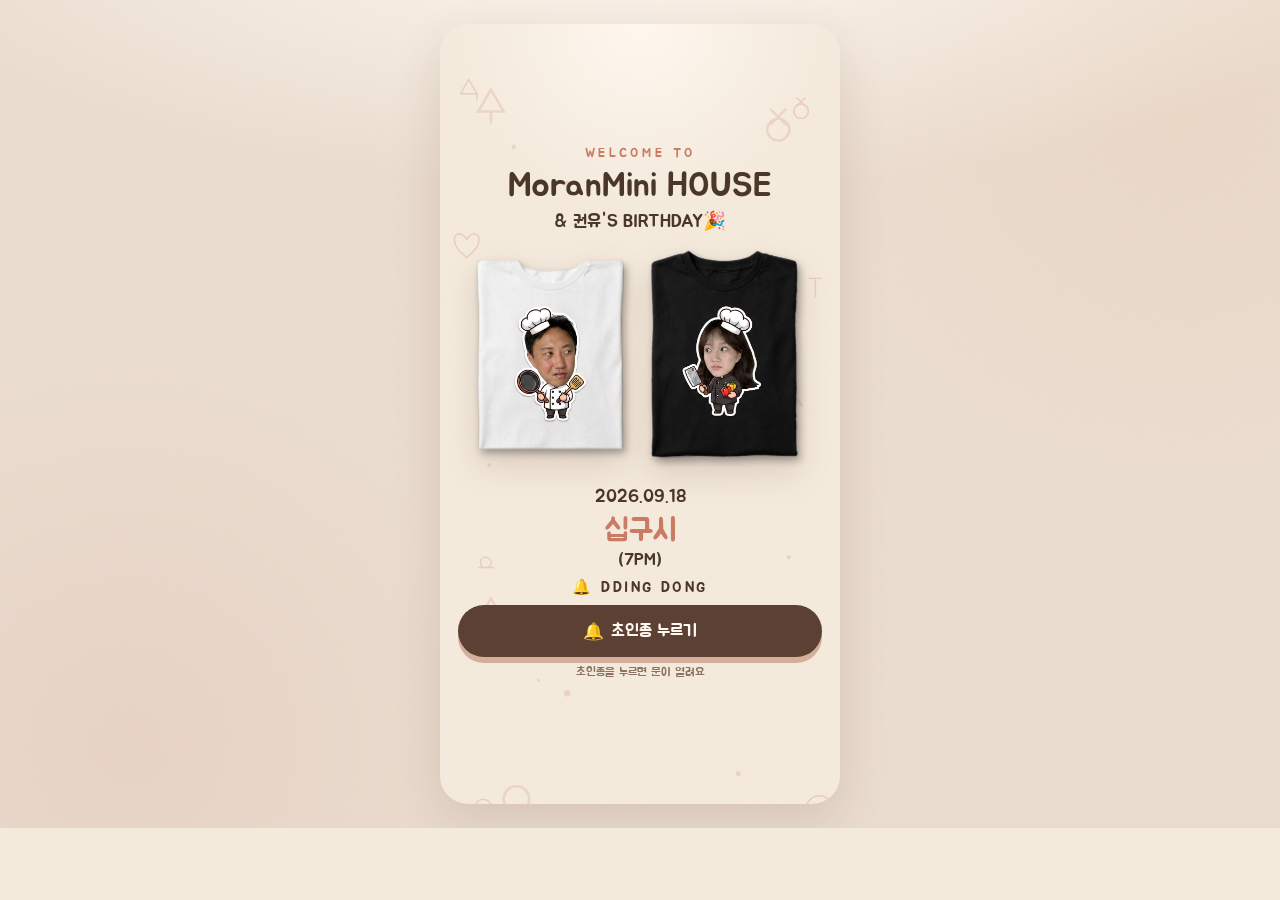
<file: housewarming/index.html>
<!DOCTYPE html>
<html lang="ko">
<head>
  <meta charset="utf-8" />
  <meta name="viewport" content="width=device-width, initial-scale=1, viewport-fit=cover" />
  <meta name="theme-color" content="#f4eadc" />
  <meta name="color-scheme" content="light" />
  <meta name="apple-mobile-web-app-capable" content="yes" />
  <meta name="apple-mobile-web-app-status-bar-style" content="default" />
  <meta name="apple-mobile-web-app-title" content="MoranMini HOUSE" />
  <meta name="application-name" content="MoranMini HOUSE" />
  <meta name="description" content="MoranMini HOUSE 집들이 2026.09.18 십구시 (7PM)" />
  <meta property="og:title" content="MoranMini HOUSE 집들이 초대" />
  <meta property="og:description" content="2026.09.18 · 십구시 (7PM) · 울산 동구 안산로 50" />
  <meta property="og:site_name" content="MoranMini HOUSE" />
  <meta property="og:type" content="website" />
  <meta property="og:locale" content="ko_KR" />
  <meta property="og:image" content="assets/tshirt-1.png" />
  <meta name="twitter:card" content="summary" />
  <meta name="twitter:title" content="MoranMini HOUSE 집들이 초대" />
  <meta name="twitter:description" content="2026.09.18 · 십구시 (7PM) · 울산 동구 안산로 50" />
  <meta name="twitter:image" content="assets/tshirt-1.png" />
  <link rel="icon" href="assets/door-before.png" type="image/png" />
  <link rel="apple-touch-icon" href="assets/door-before.png" />
  <title>MoranMini HOUSE</title>
  <link rel="preconnect" href="https://fonts.googleapis.com" />
  <link rel="preconnect" href="https://fonts.gstatic.com" crossorigin />
  <link href="https://fonts.googleapis.com/css2?family=Jua&display=swap" rel="stylesheet" />
  <link rel="stylesheet" href="css/styles.css" />
  <script src="js/config.js"></script>
</head>
<body data-view="main">
  <div class="phone">
    <div class="paper-doodles" aria-hidden="true">
      <svg class="doodle-sheet" viewBox="0 0 390 844" preserveAspectRatio="xMidYMin slice">
        <g fill="none" stroke="#c97b63" stroke-width="1.4" stroke-linecap="round" opacity="0.28">
          <path d="M28 54 l8 14 h-16 z" />
          <path d="M36 68 v6" />
          <path d="M352 78 a7 7 0 1 0 0.1 0" />
          <path d="M348 72 l8 8 M356 72 l-8 8" />
          <path d="M26 210 c4 -7 12 -7 12 0 c0 8 -6 12 -12 18 c-6 -6 -12 -10 -12 -18 c0 -7 8 -7 12 0" />
          <path d="M366 248 v18 M360 248 h12" />
          <path d="M44 520 c8 0 8 10 0 10 c-6 0 -6 -10 0 -10 M38 530 h14" />
          <path d="M42 780 m0 -8 a8 8 0 1 1 0.1 0" />
          <path d="M34 780 h16" />
          <path d="M358 760 c6 -10 18 -10 24 0" />
          <path d="M370 760 v14" />
        </g>
        <g fill="#c97b63" opacity="0.22">
          <circle cx="72" cy="120" r="2.2" />
          <circle cx="318" cy="148" r="1.6" />
          <circle cx="48" cy="430" r="1.8" />
          <circle cx="340" cy="520" r="2" />
          <circle cx="96" cy="640" r="1.5" />
        </g>
      </svg>
    </div>

    <div class="ring-overlay" id="ringOverlay" hidden>
      <p class="dingdong display" id="dingdongText" aria-live="assertive">딩동—</p>
    </div>

    <section class="screen screen--fit" data-screen="main" aria-label="환영">
      <header class="hero-copy">
        <p class="eyebrow display">WELCOME TO</p>
        <h1 class="brand display">MoranMini HOUSE</h1>
        <p class="birthday-line display">&amp; 권유'S BIRTHDAY🎉</p>
      </header>

      <div class="tshirts">
        <figure class="tshirt tshirt--a">
          <img data-asset="tshirt1" width="522" height="721" alt="하얀 티셔츠 welcome to moran mini house" decoding="async" fetchpriority="high" />
        </figure>
        <figure class="tshirt tshirt--b">
          <img data-asset="tshirt2" width="522" height="715" alt="검정 티셔츠 welcome to moran mini house" decoding="async" fetchpriority="high" />
        </figure>
      </div>

      <div class="when">
        <p class="when-date display" data-field="date">2026.09.18</p>
        <div class="time-joke" aria-label="오후 7시">
          <p class="time-result display" data-field="timeResult">십구시</p>
          <p class="time-pm display" data-field="timePm">(7PM)</p>
        </div>
      </div>

      <div class="cta-wrap">
        <p class="ding-label display">🔔 DDING DONG</p>
        <button type="button" class="bell-cta" id="bellBtn" aria-describedby="bellHint">
          <span class="bell-icon" aria-hidden="true">🔔</span>
          <span>초인종 누르기</span>
        </button>
        <p class="hint" id="bellHint">초인종을 누르면 문이 열려요</p>
      </div>
    </section>

    <section class="screen screen--fit" data-screen="door" hidden aria-label="문 앞">
      <p class="eyebrow display">DDING DONG</p>
      <h2 class="door-title display">문이 열리기 직전</h2>
      <button type="button" class="door-hit" id="doorHit" aria-label="문을 열어 초대장 보기">
        <div class="door-stage" id="doorStage">
          <div class="door-glow" aria-hidden="true"></div>
          <img data-asset="doorBefore" width="251" height="232" alt="손그림 집 DDING DONG" decoding="async" />
        </div>
      </button>
      <p class="hint" id="doorHint">문을 여는 중이에요</p>
    </section>

    <section class="screen screen--invite" data-screen="invite" hidden aria-label="초대장">
      <div class="invite-scroll">
        <section class="block block-hero reveal" data-block="hero">
          <p class="eyebrow display">WELCOME TO</p>
          <h1 class="brand display" tabindex="-1" id="inviteTitle">MoranMini HOUSE</h1>
          <p class="birthday-line display">&amp; 권유'S BIRTHDAY🎉</p>
          <figure class="invite-house">
            <img data-asset="doorBefore" width="251" height="232" alt="DDING DONG 집 일러스트" decoding="async" loading="lazy" />
          </figure>
        </section>

        <section class="block block-letter reveal" data-block="letter">
          <p class="section-kicker display">INVITATION</p>
          <p class="invite-lead display" id="letterLead">우리 집에 놀러 와요</p>
          <p class="invite-body" id="letterBody">작지만 행복만은 큰집으로<br />초대합니다<br />편한 차림으로 오면 돼요</p>
        </section>

        <p class="interlude reveal" data-interlude="0"><strong class="display">으악</strong>벌써 집들이 날이에요</p>

        <section class="block block-when reveal" data-block="when">
          <p class="section-kicker display">DATE &amp; TIME</p>
          <p class="when-full display" data-field="dateTimeLine">2026.09.18 (금) 7PM</p>
          <p class="countdown reveal" id="countdownText" aria-live="off"></p>
          <time id="whenIso" datetime="2026-09-18T19:00" hidden></time>
        </section>

        <section class="block block-menu reveal" data-block="menu">
          <p class="menu-title display">TODAY'S MENU 🍽️</p>
          <p class="hint menu-hint">(체크해주세요)</p>
          <div class="menu-board" id="menuList"></div>
        </section>

        <section class="block block-rsvp reveal" data-block="rsvp">
          <p class="section-kicker display">RSVP 💌</p>
          <h2 class="rsvp-ask display" id="rsvpPrompt">오실 건가요?</h2>
          <div class="rsvp-row" role="group" aria-label="참석 여부">
            <button type="button" class="rsvp-btn" data-rsvp="yes-1">네</button>
            <button type="button" class="rsvp-btn" data-rsvp="yes-2">네</button>
            <button type="button" class="rsvp-btn" data-rsvp="yes-3">네</button>
          </div>
          <p class="rsvp-status" id="rsvpStatus" aria-live="polite" hidden></p>
        </section>

        <section class="block block-place reveal" data-block="place">
          <p class="section-kicker display">PLACE 📍</p>
          <p class="address" id="addressText">울산광역시 동구 안산로 50<br />동부아파트 113동 1403호</p>
          <button type="button" class="ghost-btn" id="copyAddrBtn">주소 복사</button>
        </section>

        <section class="block block-map reveal" data-block="map">
          <p class="section-kicker display">MAP</p>
          <p class="map-lead">길 찾기</p>
          <div class="map-row">
            <a class="map-btn" id="kakaoMap" target="_blank" rel="noopener noreferrer">카카오맵</a>
            <a class="map-btn" id="naverMap" target="_blank" rel="noopener noreferrer">네이버지도</a>
            <a class="map-btn" id="googleMap" target="_blank" rel="noopener noreferrer">구글맵</a>
          </div>
        </section>

        <section class="block block-info reveal" data-block="info">
          <p class="section-kicker display">HOUSE INFO 🏠</p>
          <ul class="notes" id="houseInfoList"></ul>
        </section>

        <section class="block block-end reveal" data-block="closing">
          <p class="closing-title display" id="closingTitle">우리 집에서 만나요👋</p>
          <p class="end-sign display" id="closingSign">MoranMini HOUSE</p>
          <p class="end-date" data-field="date">2026.08.30</p>
        </section>
      </div>
    </section>
  </div>

  <div class="toast" id="toast" role="status" aria-live="polite" hidden></div>
  <button type="button" class="music-toggle" id="musicBtn" hidden aria-pressed="false" aria-label="배경음악 켜기">
    <span aria-hidden="true">🔇</span>
  </button>
  <div class="menu-pop" id="menuPop" hidden>
    <div class="menu-pop-card" role="dialog" aria-modal="true" aria-labelledby="menuPopText">
      <p class="menu-pop-text" id="menuPopText">그냥 주는 대로 먹어~😁</p>
      <button type="button" class="menu-pop-ok" id="menuPopOk">확인</button>
    </div>
  </div>
  <script src="js/app.js" defer></script>
</body>
</html>
</file>
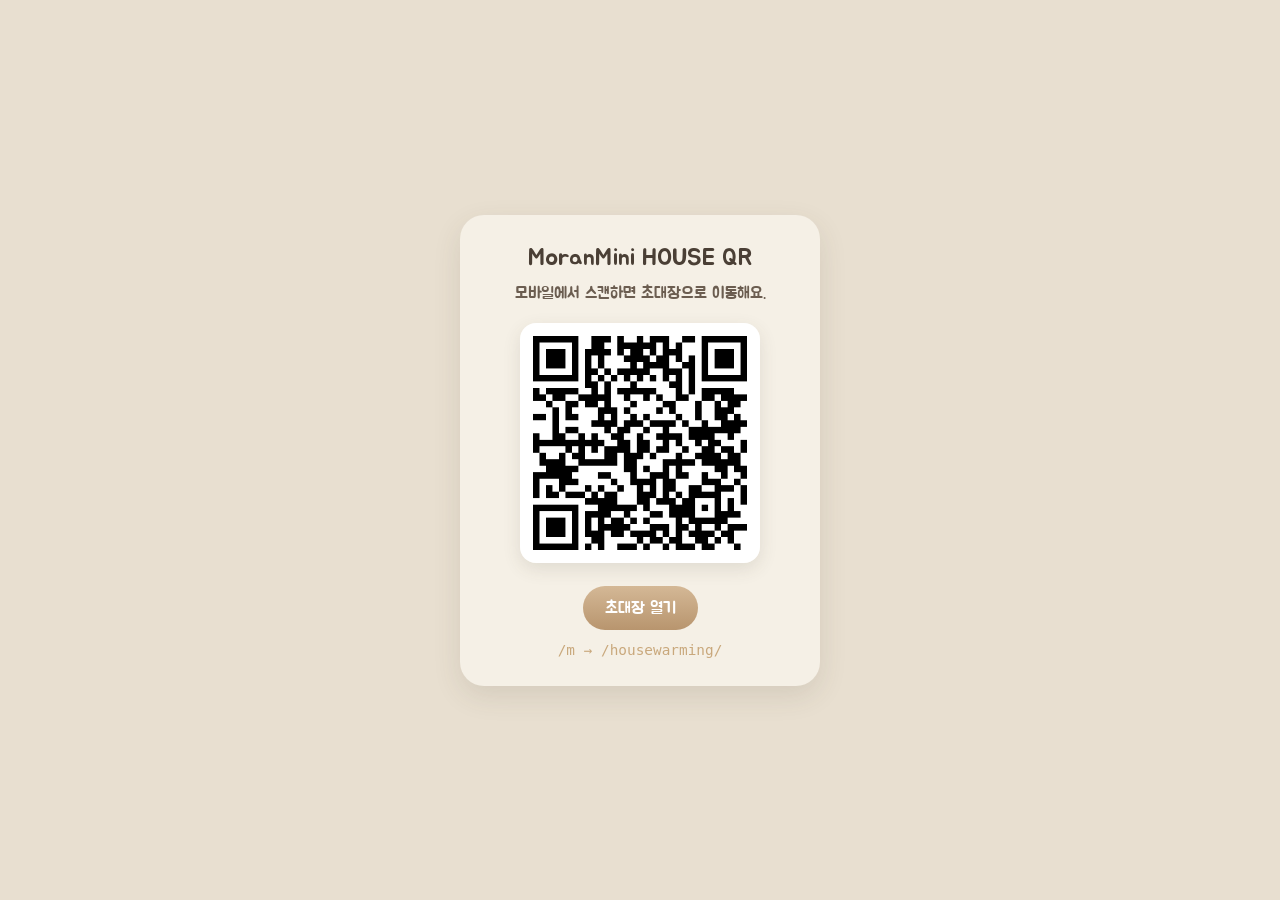
<file: housewarming/qr-preview.html>
<!DOCTYPE html>
<html lang="ko">
<head>
  <meta charset="UTF-8">
  <meta name="viewport" content="width=device-width, initial-scale=1, maximum-scale=1">
  <title>MoranMini HOUSE QR</title>
  <link rel="preconnect" href="https://fonts.googleapis.com">
  <link rel="preconnect" href="https://fonts.gstatic.com" crossorigin>
  <link href="https://fonts.googleapis.com/css2?family=Jua&display=swap" rel="stylesheet">
  <style>
    :root {
      --paper: #f5f0e6;
      --ink: #4a3f35;
      --accent: #c9a87c;
    }
    * { box-sizing: border-box; }
    body {
      margin: 0;
      min-height: 100dvh;
      display: grid;
      place-items: center;
      padding: 24px;
      background: #e8dfd0;
      color: var(--ink);
      font-family: "Jua", sans-serif;
      overflow-x: hidden;
    }
    .card {
      width: min(100%, 360px);
      padding: 28px 22px;
      border-radius: 24px;
      background: var(--paper);
      text-align: center;
      box-shadow: 0 10px 28px rgba(74, 63, 53, 0.12);
    }
    h1 {
      margin: 0 0 8px;
      font-size: 1.5rem;
      font-weight: 400;
    }
    p {
      margin: 0 0 18px;
      line-height: 1.5;
      color: #6b5d50;
    }
    img {
      width: min(72vw, 240px);
      height: auto;
      border-radius: 16px;
      box-shadow: 0 6px 18px rgba(74, 63, 53, 0.12);
    }
    a {
      display: inline-block;
      margin-top: 18px;
      padding: 12px 22px;
      border-radius: 999px;
      background: linear-gradient(180deg, #d4b896, #b8956e);
      color: #fff;
      text-decoration: none;
    }
    code {
      display: block;
      margin-top: 12px;
      font-size: 0.9rem;
      color: var(--accent);
      word-break: break-all;
    }
  </style>
</head>
<body>
  <div class="card">
    <h1>MoranMini HOUSE QR</h1>
    <p>모바일에서 스캔하면 초대장으로 이동해요.</p>
    <img src="static/images/qr-moranmini-house.png" alt="MoranMini HOUSE QR 코드">
    <a href="/housewarming/">초대장 열기</a>
    <code>/m → /housewarming/</code>
  </div>
</body>
</html>
</file>
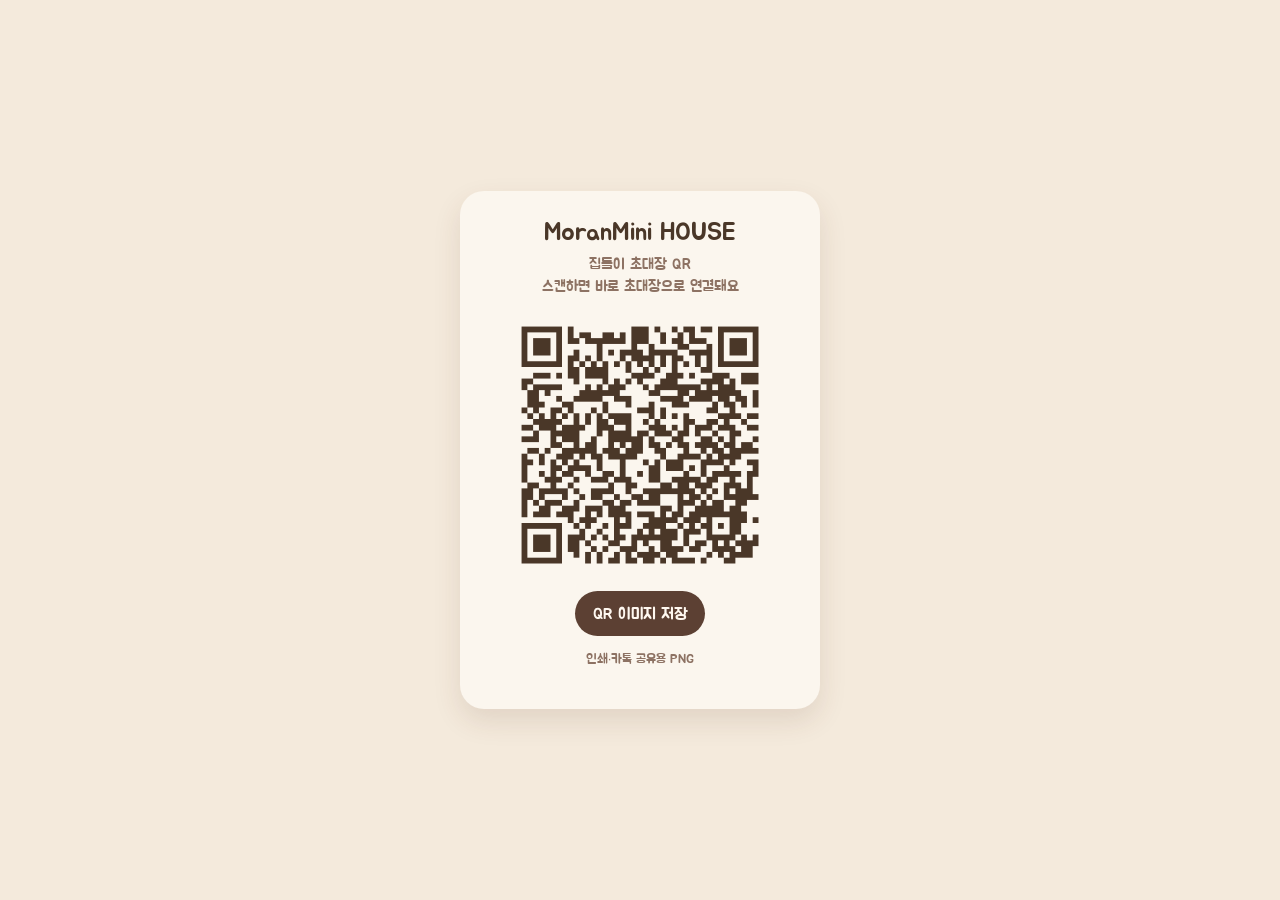
<file: housewarming/qr.html>
<!DOCTYPE html>
<html lang="ko">
<head>
  <meta charset="utf-8" />
  <meta name="viewport" content="width=device-width, initial-scale=1, viewport-fit=cover" />
  <meta name="theme-color" content="#f4eadc" />
  <meta name="description" content="MoranMini HOUSE 집들이 QR" />
  <meta name="apple-mobile-web-app-title" content="MoranMini HOUSE" />
  <title>MoranMini HOUSE QR</title>
  <link rel="preconnect" href="https://fonts.googleapis.com" />
  <link rel="preconnect" href="https://fonts.gstatic.com" crossorigin />
  <link href="https://fonts.googleapis.com/css2?family=Jua&display=swap" rel="stylesheet" />
  <style>
    :root {
      --bg: #f4eadc;
      --paper: #fbf6ee;
      --ink: #4a3728;
      --muted: #8d7263;
      --font: "Jua", "Apple SD Gothic Neo", sans-serif;
    }
    * { box-sizing: border-box; }
    body {
      margin: 0;
      min-height: 100vh;
      min-height: 100dvh;
      font-family: var(--font);
      color: var(--ink);
      background: var(--bg);
      display: grid;
      place-items: center;
      padding: 1.5rem;
    }
    .card {
      width: min(100%, 360px);
      background: var(--paper);
      border-radius: 24px;
      padding: 1.6rem 1.35rem 1.45rem;
      text-align: center;
      box-shadow: 0 12px 28px rgba(90, 50, 30, 0.12);
    }
    h1 {
      margin: 0 0 0.35rem;
      font-size: 1.55rem;
      font-weight: 400;
    }
    p {
      margin: 0 0 1rem;
      color: var(--muted);
      line-height: 1.5;
      font-size: 0.95rem;
      word-break: keep-all;
    }
    img {
      width: min(72vw, 260px);
      height: auto;
      display: block;
      margin: 0 auto 1rem;
      border-radius: 16px;
      background: #fff8f0;
    }
    a.btn {
      display: inline-block;
      padding: 0.78rem 1.1rem;
      border-radius: 999px;
      background: #5c4033;
      color: #fff8f0;
      text-decoration: none;
      font-family: var(--font);
      font-size: 1rem;
    }
    .hint {
      margin-top: 0.85rem;
      font-size: 0.82rem;
      color: var(--muted);
    }
  </style>
</head>
<body>
  <main class="card">
    <h1>MoranMini HOUSE</h1>
    <p>집들이 초대장 QR<br />스캔하면 바로 초대장으로 연결돼요</p>
    <img src="assets/qr-moranmini-house.png" width="540" height="540" alt="MoranMini HOUSE 집들이 QR 코드" />
    <a class="btn" href="assets/qr-moranmini-house.png" download="moranmini-house-qr.png">QR 이미지 저장</a>
    <p class="hint">인쇄·카톡 공유용 PNG</p>
  </main>
</body>
</html>
</file>
<file: housewarming/css/styles.css>
:root {
  --bg: #f4eadc;
  --paper: #fbf6ee;
  --ink: #4a3728;
  --muted: #8d7263;
  --line: #e4d4c3;
  --accent: #c97b63;
  --accent-soft: #e8c4b4;
  --btn: #5c4033;
  --btn-face: #fff8f0;
  --shadow: #d4b09c;
  --font-housewarming: "Jua", "Apple SD Gothic Neo", "Apple Gothic", sans-serif;
  --safe-top: env(safe-area-inset-top, 0px);
  --safe-bottom: env(safe-area-inset-bottom, 0px);
  --paper-grain: url("data:image/svg+xml,%3Csvg xmlns='http://www.w3.org/2000/svg' width='140' height='140'%3E%3Cfilter id='n'%3E%3CfeTurbulence type='fractalNoise' baseFrequency='.85' numOctaves='2' stitchTiles='stitch'/%3E%3CfeColorMatrix values='0 0 0 0 0.78 0 0 0 0 0.7 0 0 0 0 0.6 0 0 0 0.045 0'/%3E%3C/filter%3E%3Crect width='100%25' height='100%25' filter='url(%23n)'/%3E%3C/svg%3E");
  --doodle-tiny: url("data:image/svg+xml,%3Csvg xmlns='http://www.w3.org/2000/svg' width='220' height='280' fill='none' stroke='%23c97b63' stroke-width='1.4' stroke-linecap='round' opacity='.22'%3E%3Cpath d='M28 36 l7 12 h-14 z'/%3E%3Cpath d='M28 48 v6'/%3E%3Cpath d='M186 52 a6 6 0 1 0 .1 0'/%3E%3Cpath d='M182 47 l8 8 M190 47 l-8 8'/%3E%3Cpath d='M42 160 m0 -7 a7 7 0 1 1 .1 0'/%3E%3Cpath d='M35 160 h14'/%3E%3Cpath d='M178 210 c5 -9 16 -9 21 0'/%3E%3Cpath d='M188 210 v12'/%3E%3Ccircle cx='70' cy='88' r='1.8' fill='%23c97b63' stroke='none'/%3E%3Ccircle cx='164' cy='132' r='1.4' fill='%23c97b63' stroke='none'/%3E%3C/svg%3E");
}

*,
*::before,
*::after {
  box-sizing: border-box;
}

html,
body {
  margin: 0;
  width: 100%;
  max-width: 100%;
  overflow-x: hidden;
}

html {
  min-height: 100%;
  background: var(--bg);
}

body {
  min-height: 100%;
  font-family: var(--font-housewarming);
  font-weight: 400;
  color: var(--ink);
  background-color: var(--bg);
  background-image:
    var(--paper-grain),
    radial-gradient(ellipse 86% 46% at 50% -10%, #fff8ef 0%, transparent 72%),
    radial-gradient(circle at 10% 90%, rgba(201, 123, 99, 0.1), transparent 28%),
    radial-gradient(circle at 92% 14%, rgba(232, 196, 168, 0.22), transparent 26%);
  display: flex;
  justify-content: center;
  -webkit-tap-highlight-color: transparent;
}

img {
  max-width: 100%;
  height: auto;
  display: block;
}

button,
a {
  font-family: var(--font-housewarming);
}

.display {
  font-family: var(--font-housewarming);
  font-weight: 400;
  letter-spacing: 0;
}

.phone {
  width: 100%;
  max-width: 430px;
  min-height: 100vh;
  min-height: 100dvh;
  position: relative;
  overflow-x: hidden;
}

.paper-doodles {
  position: absolute;
  inset: 0;
  pointer-events: none;
  z-index: 1;
  background-image: var(--doodle-tiny);
  background-repeat: repeat-y;
  background-size: 100% auto;
  opacity: 0.9;
}

.doodle-sheet {
  width: 100%;
  height: 100%;
  display: block;
}

@media (min-width: 520px) {
  body {
    padding: 24px 0;
    background-color: #eadccf;
  }

  .phone {
    max-width: 400px;
    border-radius: 28px;
    background:
      var(--paper-grain),
      radial-gradient(ellipse 80% 40% at 50% 0%, #fff8ef, transparent 60%),
      var(--bg);
    box-shadow: 0 18px 48px rgba(90, 55, 35, 0.14);
    overflow: hidden;
    min-height: min(780px, calc(100dvh - 48px));
  }

  body[data-view="invite"] .phone {
    overflow: visible;
    min-height: 0;
  }
}

.screen {
  position: relative;
  z-index: 2;
  padding: calc(1rem + var(--safe-top)) 1.15rem calc(1.1rem + var(--safe-bottom));
  width: 100%;
  max-width: 100%;
}

[hidden] {
  display: none !important;
}

.screen[hidden] {
  display: none !important;
}

.screen--fit {
  min-height: 100vh;
  min-height: 100dvh;
  display: flex;
  flex-direction: column;
  justify-content: center;
  gap: 0.5rem;
  overflow: hidden;
}

@media (min-width: 520px) {
  .screen--fit {
    min-height: min(780px, calc(100dvh - 48px));
  }
}

.eyebrow {
  margin: 0;
  text-align: center;
  font-size: 0.82rem;
  letter-spacing: 0.28em;
  color: var(--accent);
}

.brand {
  margin: 0.18rem 0 0;
  text-align: center;
  font-size: clamp(1.72rem, 7.2vw, 2.15rem);
  line-height: 1.2;
  color: var(--ink);
}

#inviteTitle:focus {
  outline: none;
}

.birthday-line {
  margin: 0.22rem 0 0;
  text-align: center;
  font-family: var(--font-housewarming);
  font-size: clamp(0.98rem, 4vw, 1.15rem);
  color: var(--ink);
}

.hero-copy,
.when,
.cta-wrap {
  flex: 0 0 auto;
}

.tshirts {
  display: flex;
  align-items: flex-end;
  justify-content: center;
  gap: 0.35rem;
  width: 100%;
  max-width: 100%;
  min-height: 0;
  margin: 0.1rem 0 0.2rem;
}

.tshirt {
  margin: 0;
  width: calc(50% - 0.2rem);
  max-width: 168px;
  padding: 0;
  background: transparent;
  box-shadow: none;
  overflow: visible;
}

.tshirt img {
  width: 100%;
  height: auto;
  aspect-ratio: 522 / 721;
  object-fit: contain;
  object-position: center;
  background: transparent;
  filter: drop-shadow(0 14px 16px rgba(90, 50, 30, 0.16));
}

.tshirt--a {
  animation: float-a 4.6s ease-in-out infinite;
}

.tshirt--b {
  animation: float-b 5.2s ease-in-out infinite 0.45s;
}

@keyframes float-a {
  0%, 100% { transform: translateY(0); }
  50% { transform: translateY(-7px); }
}

@keyframes float-b {
  0%, 100% { transform: translateY(-2px); }
  50% { transform: translateY(6px); }
}

.when {
  text-align: center;
}

.when-date {
  margin: 0 0 0.28rem;
  font-size: 1.12rem;
  color: var(--ink);
}

.time-joke {
  display: flex;
  flex-direction: column;
  align-items: center;
  gap: 0.02rem;
  margin: 0 auto;
  max-width: 100%;
}

.time-result {
  margin: 0;
  font-size: clamp(1.55rem, 7vw, 1.95rem);
  color: var(--accent);
  line-height: 1.15;
}

.time-pm {
  margin: 0.04rem 0 0;
  font-size: 1.05rem;
  color: var(--ink);
}

.cta-wrap {
  text-align: center;
}

.ding-label {
  margin: 0 0 0.5rem;
  letter-spacing: 0.16em;
  font-size: 0.95rem;
  color: var(--ink);
}

.bell-cta {
  width: 100%;
  min-height: 3.3rem;
  border: 0;
  border-radius: 999px;
  padding: 0.95rem 1.1rem;
  background: var(--btn);
  color: var(--btn-face);
  font-size: 1.05rem;
  font-weight: 400;
  cursor: pointer;
  display: inline-flex;
  align-items: center;
  justify-content: center;
  gap: 0.42rem;
  box-shadow: 0 6px 0 var(--shadow);
  transition: transform 0.12s ease, box-shadow 0.12s ease;
  touch-action: manipulation;
}

.bell-icon {
  display: inline-block;
}

.bell-cta:focus-visible {
  outline: 3px solid var(--accent-soft);
  outline-offset: 3px;
}

.bell-cta:active,
body[data-view="bell"] .bell-cta {
  transform: translateY(5px) scale(0.985);
  box-shadow: 0 2px 0 var(--shadow);
}

@keyframes bell-shake {
  0%, 100% { transform: rotate(0deg); }
  25% { transform: rotate(-14deg); }
  50% { transform: rotate(12deg); }
  75% { transform: rotate(-8deg); }
}

body[data-view="bell"] .bell-icon,
body[data-view="bell"] .ding-label {
  animation: bell-shake 0.45s ease;
}

.hint {
  margin: 0.5rem 0 0;
  color: var(--muted);
  font-size: 0.78rem;
  text-align: center;
}

.ring-overlay {
  position: absolute;
  inset: 0;
  z-index: 20;
  display: grid;
  place-items: center;
  background: rgba(244, 234, 220, 0.82);
}

.ring-overlay[hidden] {
  display: none;
}

.dingdong {
  margin: 0;
  font-size: clamp(2.3rem, 11vw, 3.05rem);
  color: var(--ink);
  animation: ding-pop 0.65s ease;
}

@keyframes ding-pop {
  0% { transform: scale(0.72); opacity: 0; }
  45% { transform: scale(1.06); opacity: 1; }
  100% { transform: scale(1); opacity: 1; }
}

.door-title {
  margin: 0.3rem 0 0.55rem;
  text-align: center;
  font-size: 1.28rem;
}

.door-hit {
  display: block;
  width: 100%;
  max-width: 100%;
  border: 0;
  background: transparent;
  padding: 0.2rem;
  cursor: pointer;
  touch-action: manipulation;
}

.door-hit:focus-visible {
  outline: 3px solid var(--accent-soft);
  outline-offset: 4px;
  border-radius: 24px;
}

.door-stage {
  position: relative;
  width: min(78vw, 280px);
  max-width: 100%;
  margin: 0 auto;
  aspect-ratio: 251 / 232;
  clip-path: inset(0);
  transition: clip-path 0.62s ease, opacity 0.62s ease;
}

.door-stage img {
  width: 100%;
  height: 100%;
  object-fit: contain;
  background: transparent;
  position: relative;
  z-index: 1;
  transition: transform 0.62s ease, opacity 0.62s ease;
  filter: drop-shadow(0 10px 14px rgba(90, 50, 30, 0.12));
}

body[data-view="door"] .door-stage img {
  animation: door-breathe 2.4s ease-in-out infinite;
}

@keyframes door-breathe {
  0%, 100% { transform: scale(1); }
  50% { transform: scale(1.028); }
}

.door-glow {
  position: absolute;
  inset: 16% 18%;
  border-radius: 50%;
  background: radial-gradient(circle, rgba(255, 236, 196, 0.95), rgba(255, 214, 160, 0.18) 55%, transparent 72%);
  opacity: 0;
  transform: scale(0.85);
  transition: opacity 0.62s ease, transform 0.62s ease;
  pointer-events: none;
}

body[data-view="opening"] .door-glow {
  opacity: 1;
  transform: scale(1.35);
}

body[data-view="opening"] .door-stage {
  clip-path: inset(10% 46% 10% 46%);
  opacity: 0;
}

body[data-view="opening"] .door-stage img {
  animation: none;
  transform: scale(1.04);
  opacity: 0.2;
}

body[data-view="invite"] .phone {
  min-height: 0;
  overflow-x: hidden;
}

.screen--invite {
  display: block;
  min-height: 100vh;
  min-height: 100dvh;
  padding-top: calc(1.4rem + var(--safe-top));
}

.invite-scroll {
  display: flex;
  flex-direction: column;
  gap: 0;
  padding-bottom: calc(2.6rem + var(--safe-bottom));
}

.block {
  width: 100%;
  max-width: 100%;
}

.block-hero {
  text-align: center;
  padding: 0.4rem 0 1.6rem;
}

.invite-house {
  margin: 1rem auto 0;
  width: min(46vw, 168px);
  aspect-ratio: 251 / 232;
  background: transparent;
}

.invite-house img {
  width: 100%;
  height: 100%;
  object-fit: contain;
  background: transparent;
  animation: float-a 5.2s ease-in-out infinite;
  filter: drop-shadow(0 10px 12px rgba(90, 50, 30, 0.12));
}

.block-letter {
  text-align: center;
  padding: 2.4rem 0.35rem 2.6rem;
}

.invite-lead {
  margin: 0;
  font-size: 1.42rem;
  line-height: 1.35;
}

.invite-body {
  margin: 0.7rem 0 0;
  color: var(--muted);
  line-height: 1.75;
  font-size: 0.98rem;
  word-break: keep-all;
}

.section-kicker {
  margin: 0 0 0.45rem;
  letter-spacing: 0.18em;
  font-size: 0.82rem;
  color: var(--accent);
}

.block-when {
  text-align: center;
  padding: 1.1rem 0 2.4rem;
}

.when-full {
  margin: 0;
  font-size: clamp(1.2rem, 5.5vw, 1.5rem);
  color: var(--ink);
}

.block-place {
  text-align: left;
  padding: 0.4rem 0 2.2rem;
}

.address {
  margin: 0 0 0.8rem;
  line-height: 1.6;
  font-size: 0.98rem;
  word-break: keep-all;
  overflow-wrap: anywhere;
}

.block-map {
  text-align: left;
  padding: 0.2rem 0 1.4rem;
}

.map-lead {
  margin: 0;
  color: var(--muted);
  font-size: 0.88rem;
}

.interlude {
  margin: 0;
  padding: 3.4rem 0.6rem;
  text-align: center;
  font-size: 1.02rem;
  line-height: 1.6;
  word-break: keep-all;
  color: var(--muted);
}

.interlude .display,
.interlude strong {
  display: block;
  margin-bottom: 0.28rem;
  font-size: 1.55rem;
  color: var(--ink);
  font-weight: 400;
  font-family: var(--font-housewarming);
}

.countdown {
  margin: 0.6rem 0 0;
  text-align: center;
  font-size: 1.08rem;
  font-variant-numeric: tabular-nums;
  letter-spacing: 0.02em;
  color: var(--accent);
}

.block-menu {
  text-align: center;
  padding: 1.4rem 0 2.8rem;
}

.menu-title {
  margin: 0 0 0.3rem;
  font-size: clamp(1.55rem, 7.2vw, 1.95rem);
  line-height: 1.25;
  color: var(--ink);
}

.menu-hint {
  margin: 0 0 0.85rem;
}

.menu-board {
  border: 1.5px dashed var(--accent-soft);
  border-radius: 22px;
  padding: 0.35rem 0.55rem 0.45rem;
  background:
    linear-gradient(180deg, rgba(255, 250, 244, 0.7), rgba(251, 244, 234, 0.35));
  text-align: left;
}

.menu-item {
  width: 100%;
  display: flex;
  align-items: center;
  gap: 0.7rem;
  margin: 0;
  border: 0;
  background: transparent;
  color: var(--ink);
  font-family: var(--font-housewarming);
  font-size: clamp(1.22rem, 5.4vw, 1.42rem);
  line-height: 1.3;
  text-align: left;
  padding: 1.05rem 0.6rem;
  min-height: 3.2rem;
  cursor: pointer;
  touch-action: manipulation;
  border-top: 1px dashed rgba(201, 123, 99, 0.28);
}

.menu-item:first-child {
  border-top: 0;
}

.menu-item:focus-visible {
  outline: 3px solid var(--accent-soft);
  outline-offset: -2px;
  border-radius: 14px;
}

.menu-check {
  flex: 0 0 1.35rem;
  width: 1.35rem;
  height: 1.35rem;
  border: 2px solid var(--accent);
  border-radius: 6px;
  background: #fff8f0;
  position: relative;
}

.menu-item.is-on .menu-check {
  background: var(--accent);
}

.menu-item.is-on .menu-check::after {
  content: "";
  position: absolute;
  left: 0.28rem;
  top: 0.06rem;
  width: 0.38rem;
  height: 0.72rem;
  border: solid #fff8f0;
  border-width: 0 2.4px 2.4px 0;
  transform: rotate(42deg);
}

.menu-name {
  word-break: keep-all;
}

.menu-pop {
  position: fixed;
  inset: 0;
  z-index: 50;
  display: grid;
  place-items: center;
  padding: 1.15rem;
  padding-bottom: calc(1.15rem + var(--safe-bottom));
  background: rgba(74, 55, 40, 0.2);
  opacity: 0;
  transition: opacity 0.18s ease;
}

.menu-pop.is-in {
  opacity: 1;
}

.menu-pop-card {
  width: min(86vw, 300px);
  max-width: 100%;
  background: var(--paper);
  color: var(--ink);
  border-radius: 22px;
  padding: 1.45rem 1.2rem 1.2rem;
  text-align: center;
  box-shadow: 0 12px 28px rgba(90, 50, 30, 0.16);
  transform: scale(0.92) translateY(10px);
  transition: transform 0.18s ease;
}

.menu-pop.is-in .menu-pop-card {
  transform: none;
}

.menu-pop-text {
  margin: 0 0 1.05rem;
  font-family: var(--font-housewarming);
  font-size: clamp(1.18rem, 5.2vw, 1.35rem);
  line-height: 1.4;
  word-break: keep-all;
}

.menu-pop-ok {
  width: 100%;
  min-height: 2.8rem;
  border: 0;
  border-radius: 999px;
  background: var(--btn);
  color: var(--btn-face);
  font-family: var(--font-housewarming);
  font-size: 1.05rem;
  cursor: pointer;
  touch-action: manipulation;
}

.menu-pop-ok:focus-visible {
  outline: 3px solid var(--accent-soft);
  outline-offset: 3px;
}

.block-info {
  padding: 1.8rem 0 2rem;
}

.notes {
  margin: 0;
  padding: 0;
  list-style: none;
  line-height: 1.65;
  font-size: 0.94rem;
}

.notes li {
  position: relative;
  padding-left: 1.15rem;
}

.notes li + li {
  margin-top: 0.55rem;
}

.notes li::before {
  content: "·";
  position: absolute;
  left: 0.15rem;
  color: var(--accent);
  font-family: var(--font-housewarming);
  font-size: 1.15rem;
  line-height: 1.2;
}

.block-rsvp {
  text-align: center;
  padding: 0.6rem 0 2.2rem;
}

.rsvp-ask {
  margin: 0.15rem 0 0.95rem;
  font-size: 1.55rem;
}

.block-end {
  text-align: center;
  padding: 3.2rem 0 1.4rem;
}

.closing-title {
  margin: 0 0 0.7rem;
  font-size: 1.22rem;
  word-break: keep-all;
}

.end-sign {
  margin: 0;
  font-size: 1.45rem;
}

.end-date {
  margin: 0.35rem 0 0;
  color: var(--muted);
  font-size: 0.86rem;
}

.reveal {
  opacity: 0;
  transform: translateY(16px) scale(0.99);
}

.reveal.is-in {
  opacity: 1;
  transform: none;
  transition: opacity 0.48s ease, transform 0.48s ease;
}

.ghost-btn,
.map-btn,
.rsvp-btn {
  border: 0;
  background: #fff8f0;
  color: var(--ink);
  border-radius: 999px;
  padding: 0.7rem 0.85rem;
  min-height: 2.7rem;
  font-size: 0.95rem;
  font-weight: 400;
  cursor: pointer;
  text-decoration: none;
  display: inline-flex;
  align-items: center;
  justify-content: center;
  touch-action: manipulation;
  box-shadow: 0 1px 0 rgba(90, 50, 30, 0.06);
}

.ghost-btn {
  width: 100%;
}

.ghost-btn:focus-visible,
.map-btn:focus-visible,
.rsvp-btn:focus-visible {
  outline: 3px solid var(--accent-soft);
  outline-offset: 2px;
}

.map-row,
.rsvp-row {
  display: grid;
  gap: 0.42rem;
  margin-top: 0.65rem;
}

.map-row {
  grid-template-columns: 1fr 1fr 1fr;
}

.rsvp-row {
  grid-template-columns: 1fr;
}

.rsvp-btn.is-on {
  background: var(--btn);
  color: var(--btn-face);
}

.rsvp-status {
  min-height: 1.2em;
  margin: 0.6rem 0 0;
  font-size: 0.88rem;
  color: var(--muted);
}

.music-toggle {
  position: fixed;
  top: calc(0.65rem + var(--safe-top));
  right: max(0.7rem, env(safe-area-inset-right, 0px));
  z-index: 28;
  width: 2.45rem;
  height: 2.45rem;
  border: 0;
  border-radius: 999px;
  background: #fff8f0;
  color: var(--ink);
  box-shadow: 0 4px 12px rgba(90, 50, 30, 0.12);
  font-family: var(--font-housewarming);
  font-size: 1.02rem;
  cursor: pointer;
  display: inline-flex;
  align-items: center;
  justify-content: center;
  touch-action: manipulation;
}

.music-toggle[hidden] {
  display: none !important;
}

.music-toggle:focus-visible {
  outline: 3px solid var(--accent-soft);
  outline-offset: 2px;
}

.toast {
  position: fixed;
  left: 50%;
  bottom: calc(1.15rem + var(--safe-bottom));
  transform: translateX(-50%);
  background: var(--btn);
  color: var(--btn-face);
  padding: 0.62rem 0.95rem;
  border-radius: 999px;
  font-size: 0.85rem;
  z-index: 40;
  max-width: calc(100% - 2rem);
}

.toast[hidden] {
  display: none;
}

@media (max-width: 374px) {
  .brand {
    font-size: 1.55rem;
  }

  .tshirt {
    max-width: 154px;
  }

  .bell-cta {
    min-height: 3.15rem;
    font-size: 1rem;
  }

  .map-btn {
    font-size: 0.76rem;
    padding: 0.58rem 0.28rem;
  }

  .time-result {
    font-size: 1.5rem;
  }
}

@media (max-height: 700px) {
  .screen--fit {
    gap: 0.32rem;
  }

  .brand {
    font-size: clamp(1.5rem, 6.4vw, 1.9rem);
  }

  .bell-cta {
    min-height: 2.95rem;
    padding: 0.78rem 1rem;
  }

  .interlude {
    padding: 2.6rem 0.5rem;
  }
}

@media (prefers-reduced-motion: reduce) {
  .tshirt--a,
  .tshirt--b,
  .invite-house img,
  .dingdong,
  body[data-view="bell"] .bell-icon,
  body[data-view="bell"] .ding-label,
  body[data-view="door"] .door-stage img {
    animation: none;
  }

  .door-stage img,
  .door-stage,
  .door-glow,
  .bell-cta,
  .reveal.is-in,
  .menu-pop,
  .menu-pop-card {
    transition: none;
  }

  .reveal {
    opacity: 1;
    transform: none;
  }

  body[data-view="opening"] .door-stage img {
    transform: none;
    opacity: 0;
  }
}
</file>
